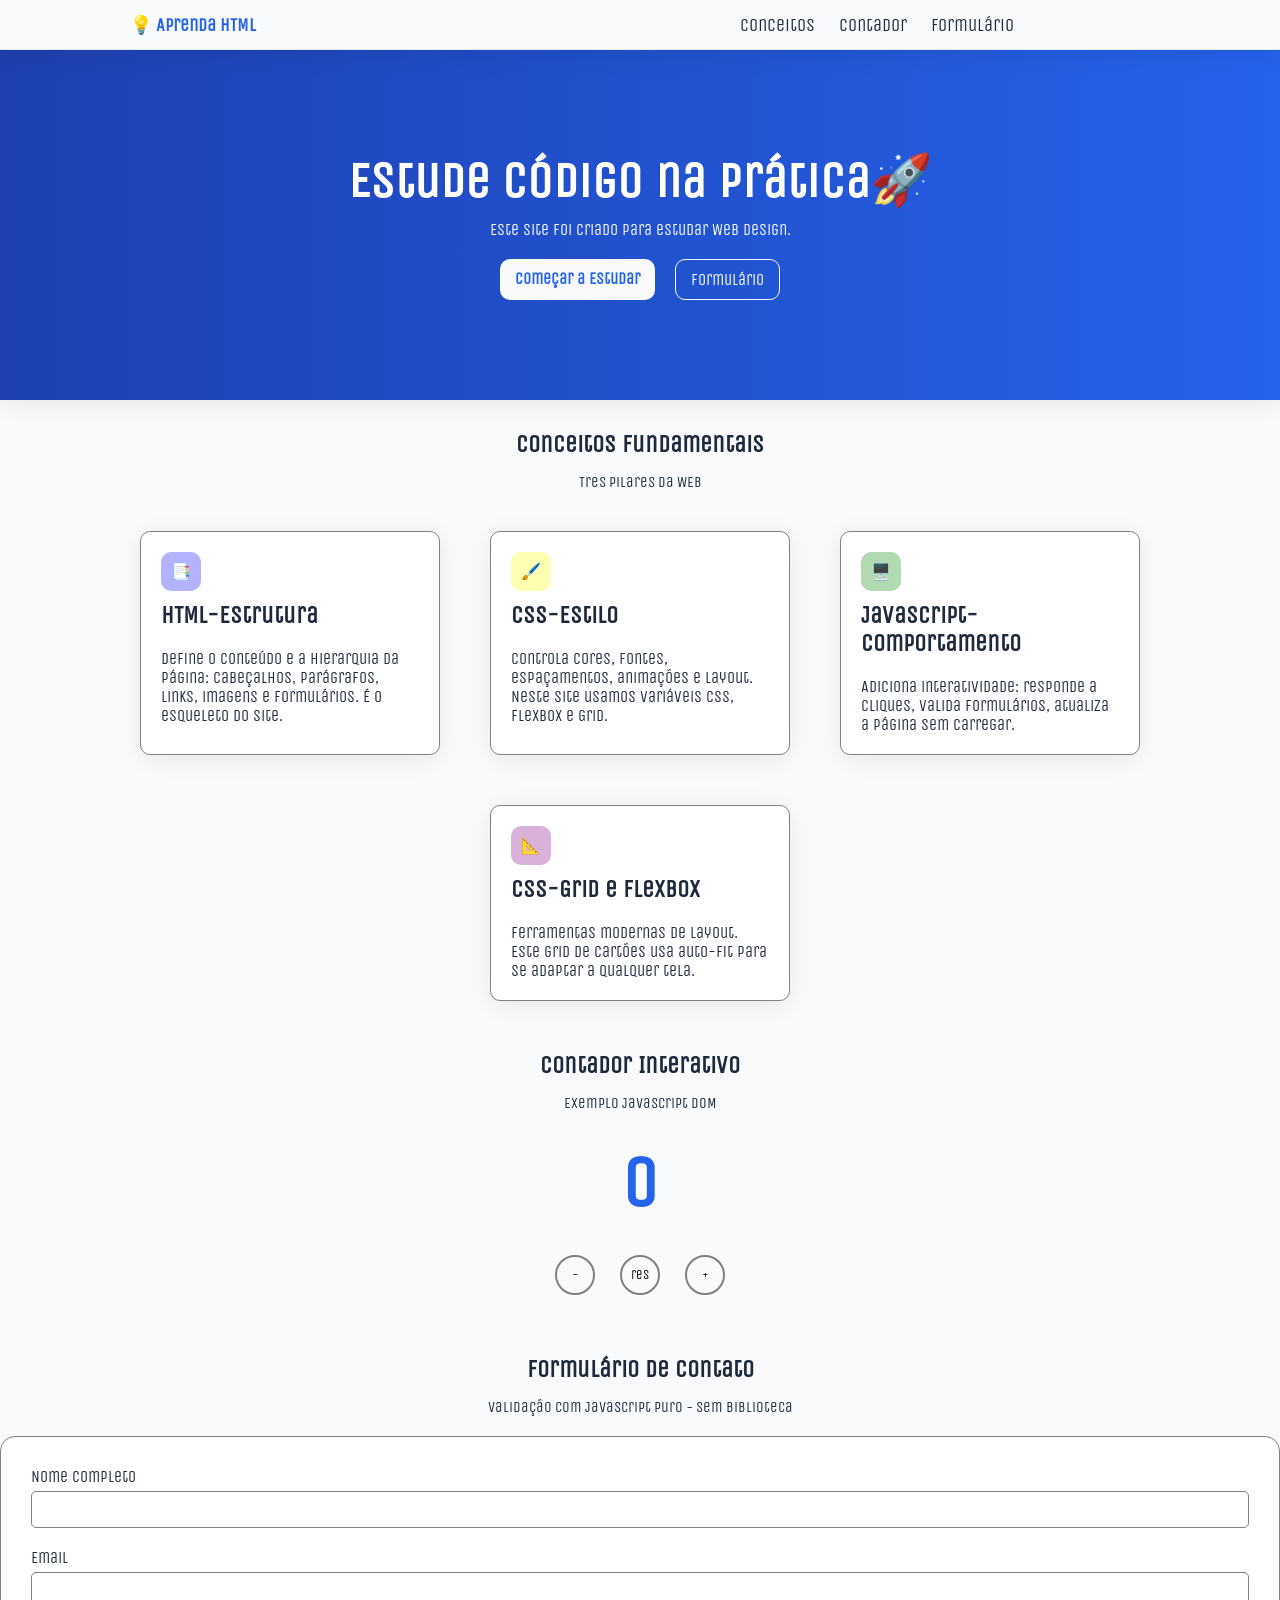
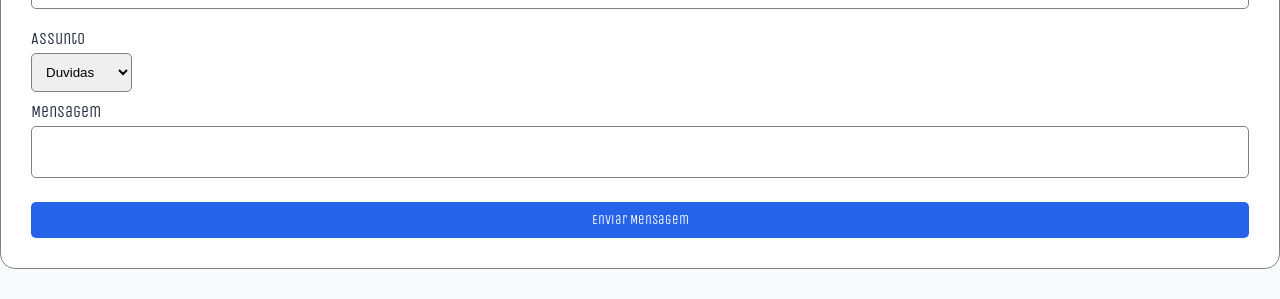
<file: index.html>
<!DOCTYPE html>
<html lang="pt-BR">
<head>
    <meta charset="UTF-8">
    <meta name="viewport" content="width=device-width, initial-scale=1.0">

    <link rel="stylesheet" href="css/style.css">

    <title>Aprenda HTML</title>
</head>
<body>
    <header>
        <div id="tituloPagina">
            <a href="">
                <span>💡</span>
                Aprenda HTML
            </a>
        </div>
        <div id="navbar">
            <ul>
                <li>Conceitos</li>
                <li>Contador</li>
                <li>Formulário</li>
            </ul>
        </div>
    </header>

    <section id="primeiraSecao"> <!--Primeira Secao do Site-->
        <h1>Estude código na prática🚀</h1>
        <p>Este site foi criado para estudar Web Design.</p>
        <div>
            <a class="botao botao-primario" href="">Começar a Estudar</a>
            <a class="botao botao-secundario" href="">Formulário</a>
        </div>
    </section>

    <section id="segundaSecao"> <!--Segunda Secao do Site-->
        <div id="cardTitulo">
            <h2 class="titulo">Conceitos Fundamentais</h2>
            <p class="subtitulo">Tres pilares da WEB</p>
        </div>
        <div id="cards">
           <div class="card">
                <div class="card-icone azul">📑</div>
                <h2 class="card-titulo">HTML-Estrutura</h2>
                <p>Define o conteúdo e a hierarquia da página: cabeçalhos, parágrafos, links, imagens e formulários. É o esqueleto do site.</p>
           </div>
           <div class="card">
                <div class="card-icone amarelo">🖌️</div>
                <h2 class="card-titulo">CSS-Estilo</h2>
                <p>Controla cores, fontes, espaçamentos, animações e layout. Neste site usamos variáveis CSS, Flexbox e Grid.</p>
           </div>
           <div class="card">
                <div class="card-icone verde">🖥️</div>
                <h2 class="card-titulo">Javascript-Comportamento</h2>
                <p>Adiciona interatividade: responde a cliques, valida formulários, atualiza a página sem carregar.</p>
           </div>
           <div class="card">
                <div class="card-icone roxo">📐</div>
                <h2 class="card-titulo">CSS-Grid e Flexbox</h2>
                <p>Ferramentas modernas de layout. Este grid de cartões usa auto-fit para se adaptar a qualquer tela.</p>
           </div>
        </div>
    </section>

    <section id="terceiraSecao">
        <div> <!--Titulo + Texto-->
            <h2 class="titulo"> Contador Interativo </h2>
            <p class="subtitulo">Exemplo Javascript DOM</p>
        </div>
        
        <div> <!--Numero + Botoes-->
            <span id="contador">0</span>
            <div id="operadores">
                <button id="menos" class="operador" onclick="subtrair()">-</button>
                <button id="res" class="operador" onclick="zerar()">res</button>
                <button id="mais" class="operador" onclick="adicionar()">+</button>
            </div>
        </div>
    </section>

    <section id="quartaSecao">
        <div id="formHeader">
            <h2 class="titulo">Formulário de contato</h2>
            <p class="subtitulo">Validação com JavaScript puro - sem biblioteca</p>
        </div>
        <div id="formularioPrincipal">
            <div class="campo">
                <label for="nome">Nome Completo</label>
                <input type="text" id="nome">
            </div>
            <div class="campo">
                <label for="email" type="email">Email</label>
                <input type="email" id="email" required>
            </div>
            <div class="selecao">
                <label for="assunto">Assunto</label>
                <select id="assunto">
                    <option value="">Duvidas</option>
                    <option value="">Sujestões</option>
                </select>
            </div>
            <div class="mensagem">
                <label for="msg">Mensagem</label>
                <textarea id="msg"></textarea>
            </div>
            <button id="submitButton">Enviar Mensagem</button>
        </div>      
    </section>

</body>
<script src="js/script.js"></script>
</html>
</file>
<file: css/style.css>
@import url('https://fonts.googleapis.com/css2?family=Unica+One&display=swap');

:root {
    --cor-primaria: #2563eb;
    --cor-secundaria: #1e40af;
    --cor-destaque: #f59e0b;
    --cor-fundo: #f8fafc;
    --cor-fundo-card: #ffffff;
    --cor-text: #1e293b;
    --cor-sucesso: #10b981;
    --sombra: 0 4px 24px rgba(0, 0, 0, 0.08);
}

* {
    margin: 0px;
    padding: 0px;
    box-sizing: border-box;
}

body {
    font-family: "Unica One", sans-serif;
    background-color: var(--cor-fundo);
    color: var(--cor-text);
}

a {
    text-decoration: none;
    color: inherit;
}

header {
    display: flex;
    height: 50px;
    align-items: center;
    border-bottom: 1px solid #e2e8f0;
    background-color: var(--cor-fundo);
    position: sticky;
    top: 0px;
    z-index: 100;
    box-shadow: var(--sombra);
}

button {
    background-color: transparent;
    border: 2px solid gray;
    font-family: inherit;
    transition: opacity 0.5s ease-in-out;
}

button:hover {
    cursor: pointer;
    opacity: 50%;
}

label {
    display: block;
    margin-bottom: 5px;
}

input, select, textarea {
    width: 100%;
    padding: 10px;
    border-radius: 5px;
    border: 1px solid gray;
    margin-bottom: 10px;;
}

select {
    width: auto;
}

.azul {
    background-color: rgba(0, 0, 255, 0.3);
}

.amarelo {
    background-color: rgba(255, 255, 0, 0.3);
}

.verde {
    background-color: rgba(0, 128, 0, 0.3);
}

.roxo {
    background-color: rgba(128, 0, 128, 0.3);
}

.botao {
    margin: 10px;
    padding: 10px 15px 10px 15px;
    border-radius: 10px;
    transition: background-color 0.5s ease-in-out;
}

.botao:hover {
    transform: translateY(-2px);
    box-shadow: 0px 8px 20px rgb(0, 0, 0, 0.845);
}

.botao-primario {
    background-color: var(--cor-fundo);
    color: var(--cor-primaria);
    font-weight: bold;
}

.botao-secundario {
    border: 1px solid var(--cor-fundo);
}

#tituloPagina {
    width: 20%;
    text-align: right;
    color: var(--cor-primaria);
    font-weight: bold;
    font-size: 18px;
}

#navbar {
    width: 80%;
    text-align: right;
    padding-right: 20%;
    color: var(--cor-text);
    font-size: 18px;
}

#navbar li {
    display: inline;
    padding: 0px 10px 0px 10px;
}

#primeiraSecao {
    height: 350px;
    background: linear-gradient(to right, var(--cor-secundaria), var(--cor-primaria));
    color: white;
    align-content: center;
    text-align: center;
    display: block;
    box-shadow: var(--sombra);
    margin-bottom: 30px;
}

#primeiraSecao h1 {
    margin: 10px;
    font-size: 50px;
}

#primeiraSecao p {
    margin: 10px;
}

#primeiraSecao div {
    display: inline-flex;
}

#segundaSecao {
    display: block;
    justify-items: center;
}

.titulo {
    text-align: center;
    margin: 15px;
}

.subtitulo {
    text-align: center;
    font-size: 15px;
}

#cardTitulo {
    margin: 20px 0px 40px 0px;
}

#cards {
    display: flex;
    flex-wrap: wrap;
    justify-content: center;
    gap: 50px;
    margin-bottom: 50px;
}

.card {
    border: 1px solid gray;
    border-radius: 10px;
    padding: 20px;
    background-color: var(--cor-fundo-card);
    box-shadow: var(--sombra);
    max-width: 300px;;
}


.card-icone {
    margin-bottom: 10px;
    width: fit-content;
    padding: 10px;
    border-radius: 10px;
}

.card-titulo {
    margin-bottom: 20px;;
}

#terceiraSecao {
    display: block;
    text-align: center;
    margin-bottom: 60px;
}

#contador {
    display: flex;
    justify-content: center;
    color: var(--cor-primaria);
    font-size: 70px;
    font-weight: bold;
    margin: 30px 0 30px 0;
}

#operadores {
    gap: 25px;
    display: flex;
    justify-content: center;
}

.operador {
    border-radius: 50%;
    border-color: gray;
    height: 40px;
    width: 40px;
}

#quartaSecao {
    justify-self: center;
    display: block;
    width: auto;
    margin-bottom: 30px;
}

#formHeader {
    justify-items: center;
    margin-bottom: 20px;
}

#formularioPrincipal {
    display: block;
    background-color: var(--cor-fundo-card);
    border: 1px solid gray;
    padding: 30px;
    border-radius: 15px;
}

#formularioPrincipal input {
    min-width: 400px;
}

.campo {
    display: block;
    margin-bottom: 10px;
}

#msg {
    resize: none;
}

#submitButton {
    margin-top: 10px;
    color: white;
    background-color: var(--cor-primaria);
    padding: 10px;
    border-radius: 5px;
    border: none;
    width: 100%;
}
</file>
